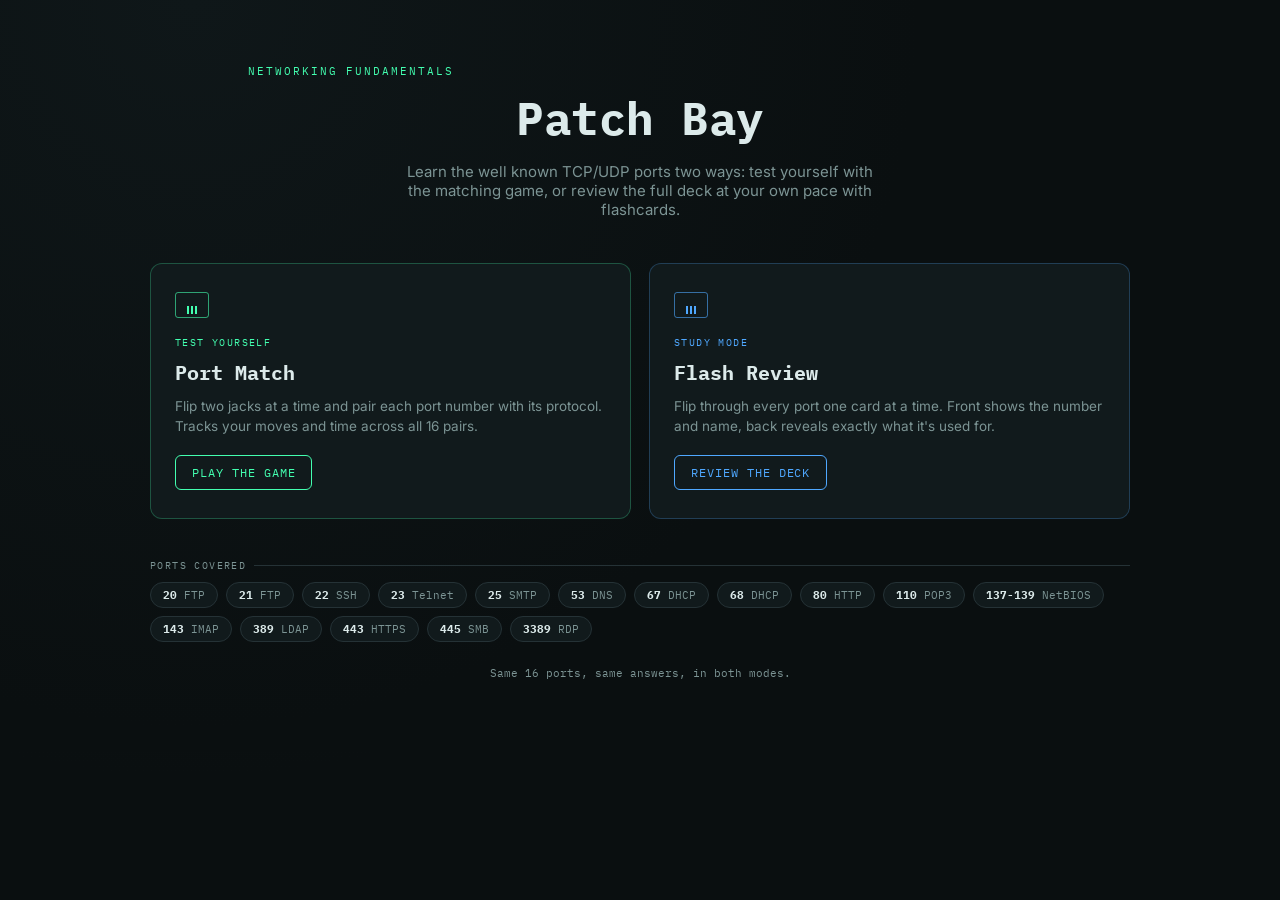
<file: index.html>
<!DOCTYPE html>
<html lang="en">
<head>
<meta charset="UTF-8">
<meta name="viewport" content="width=device-width, initial-scale=1.0">
<title>Patch Bay &mdash; Networking Ports</title>
<link rel="stylesheet" href="styles.css">
<style>
.hero{
  text-align:center;
  padding:36px 12px 8px;
  border-bottom:none;
}
.hero .eyebrow{
  font-family:var(--mono);
  font-size:11px;
  letter-spacing:.18em;
  color:var(--accent-green);
  text-transform:uppercase;
  margin:0 0 10px;
}
.hero h1{
  font-family:var(--mono);
  font-size:clamp(30px,6vw,46px);
  margin:0 0 14px;
  letter-spacing:-0.01em;
}
.hero p{
  color:var(--text-dim);
  font-size:15px;
  max-width:54ch;
  margin:0 auto;
}

.mode-grid{
  display:grid;
  grid-template-columns:1fr 1fr;
  gap:18px;
  margin:36px 0 8px;
}
@media (max-width:640px){
  .mode-grid{ grid-template-columns:1fr; }
}

.mode-card{
  background:var(--panel);
  border:1px solid var(--line);
  border-radius:12px;
  padding:28px 24px;
  display:flex;
  flex-direction:column;
  gap:10px;
  text-decoration:none;
  color:var(--text);
  transition:border-color .15s ease, transform .15s ease;
}
.mode-card:hover{ transform:translateY(-2px); }

.mode-card.game{ border-color:rgba(67,255,176,0.25); }
.mode-card.game:hover{ border-color:var(--accent-green); }
.mode-card.game .jack{ border-color:rgba(67,255,176,0.6); }
.mode-card.game .jack span{ background:var(--accent-green); }
.mode-card.game .mode-tag{ color:var(--accent-green); }

.mode-card.review{ border-color:rgba(79,168,255,0.25); }
.mode-card.review:hover{ border-color:var(--accent-blue); }
.mode-card.review .jack{ border-color:rgba(79,168,255,0.6); }
.mode-card.review .jack span{ background:var(--accent-blue); }
.mode-card.review .mode-tag{ color:var(--accent-blue); }

.mode-tag{
  font-family:var(--mono);
  font-size:10px;
  letter-spacing:.14em;
  text-transform:uppercase;
}
.mode-card h2{
  font-family:var(--mono);
  font-size:20px;
  margin:0;
}
.mode-card p{
  color:var(--text-dim);
  font-size:13.5px;
  line-height:1.5;
  margin:0;
}
.mode-card .btn{ margin-top:8px; align-self:flex-start; }

.port-list{
  margin-top:40px;
}
.port-chip-row{
  display:flex;
  flex-wrap:wrap;
  gap:8px;
}
.port-chip{
  font-family:var(--mono);
  font-size:11px;
  color:var(--text-dim);
  background:var(--panel);
  border:1px solid var(--line);
  border-radius:999px;
  padding:5px 12px;
}
.port-chip b{ color:var(--text); }
</style>
</head>
<body>

<div class="wrap">
  <div class="hero">
    <p class="eyebrow">Networking Fundamentals</p>
    <h1>Patch Bay</h1>
    <p>Learn the well known TCP/UDP ports two ways: test yourself with the matching game, or review the full deck at your own pace with flashcards.</p>
  </div>

  <div class="mode-grid">
    <a class="mode-card game" href="game.html">
      <div class="jack"><span></span><span></span><span></span></div>
      <div class="mode-tag">Test yourself</div>
      <h2>Port Match</h2>
      <p>Flip two jacks at a time and pair each port number with its protocol. Tracks your moves and time across all 16 pairs.</p>
      <span class="btn primary">Play the game</span>
    </a>

    <a class="mode-card review" href="flashcards.html">
      <div class="jack"><span></span><span></span><span></span></div>
      <div class="mode-tag">Study mode</div>
      <h2>Flash Review</h2>
      <p>Flip through every port one card at a time. Front shows the number and name, back reveals exactly what it's used for.</p>
      <span class="btn secondary">Review the deck</span>
    </a>
  </div>

  <div class="port-list">
    <p class="section-label">Ports covered</p>
    <div class="port-chip-row" id="portChips"></div>
  </div>

  <p class="footer-note">Same 16 ports, same answers, in both modes.</p>
</div>

<script src="ports-data.js"></script>
<script>
const portChips = document.getElementById("portChips");
PORTS.forEach(p => {
  const chip = document.createElement("span");
  chip.className = "port-chip";
  chip.innerHTML = "<b>" + p.port + "</b> " + p.label;
  portChips.appendChild(chip);
});
</script>

</body>
</html>
</file>
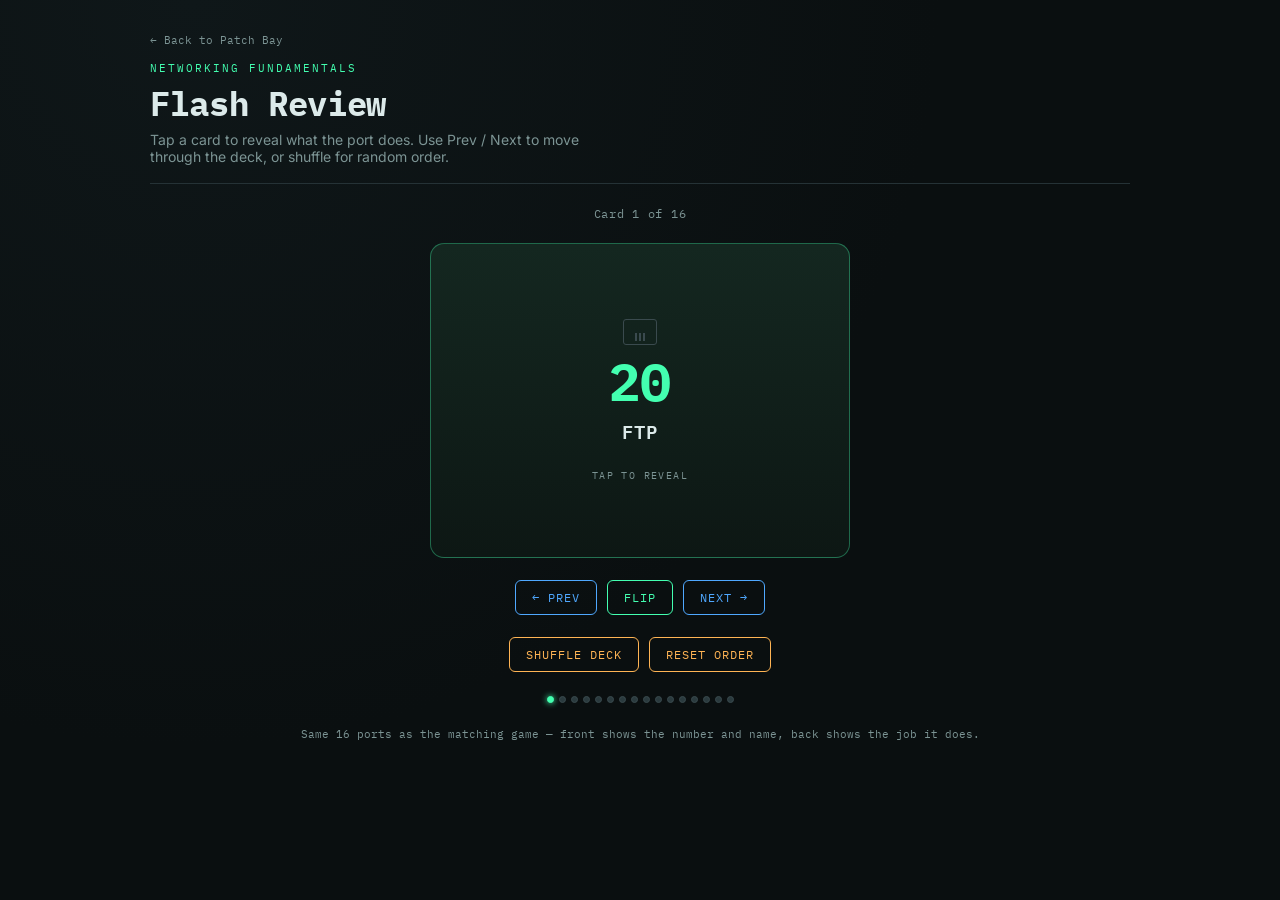
<file: flashcards.html>
<!DOCTYPE html>
<html lang="en">
<head>
<meta charset="UTF-8">
<meta name="viewport" content="width=device-width, initial-scale=1.0">
<title>Flash Review &mdash; Patch Bay</title>
<link rel="stylesheet" href="styles.css">
<style>
.back-link{
  font-family:var(--mono);
  font-size:11px;
  color:var(--text-dim);
  text-decoration:none;
  display:inline-flex;
  align-items:center;
  gap:6px;
  margin-bottom:14px;
}
.back-link:hover{ color:var(--accent-blue); }

.stage{
  display:flex;
  flex-direction:column;
  align-items:center;
  gap:22px;
  margin-top:8px;
}

.flash-card{
  width:100%;
  max-width:420px;
  aspect-ratio:4/3;
  perspective:1400px;
  cursor:pointer;
}

.flash-inner{
  position:relative;
  width:100%;
  height:100%;
  transform-style:preserve-3d;
  transition:transform .5s cubic-bezier(.2,.7,.3,1);
}
.flash-card.flipped .flash-inner{
  transform:rotateY(180deg);
}

.flash-face{
  position:absolute;
  inset:0;
  border-radius:14px;
  backface-visibility:hidden;
  display:flex;
  flex-direction:column;
  align-items:center;
  justify-content:center;
  padding:28px;
  border:1px solid var(--line);
  text-align:center;
}

.flash-front{
  background: linear-gradient(180deg, #142720, #0D1714);
  border-color: rgba(67,255,176,0.35);
}

.flash-back{
  background: linear-gradient(180deg, #10212D, #0B161F);
  border-color: rgba(79,168,255,0.4);
  transform:rotateY(180deg);
}

.flash-front .port-number{
  font-family:var(--mono);
  font-weight:700;
  font-size:clamp(34px,8vw,52px);
  color:var(--accent-green);
  line-height:1.1;
}
.flash-front .port-name{
  font-family:var(--mono);
  font-weight:600;
  font-size:clamp(15px,3vw,19px);
  color:var(--text);
  letter-spacing:.06em;
  margin-top:6px;
}
.flash-front .hint{
  font-family:var(--mono);
  font-size:10px;
  color:var(--text-dim);
  letter-spacing:.14em;
  text-transform:uppercase;
  margin-top:22px;
}

.flash-back .protocol-tag{
  font-family:var(--mono);
  font-size:10px;
  color:var(--accent-blue);
  letter-spacing:.1em;
  text-transform:uppercase;
  margin-bottom:10px;
}
.flash-back .protocol-name{
  font-family:var(--mono);
  font-weight:600;
  font-size:clamp(16px,3.4vw,20px);
  color:var(--text);
  margin-bottom:14px;
}
.flash-back .purpose-text{
  font-family:var(--sans);
  font-size:14px;
  line-height:1.45;
  color:var(--text);
  max-width:34ch;
}

.controls{
  display:flex;
  align-items:center;
  gap:10px;
  flex-wrap:wrap;
  justify-content:center;
}

.progress{
  font-family:var(--mono);
  font-size:12px;
  color:var(--text-dim);
  letter-spacing:.06em;
}

.deck-strip{
  display:flex;
  gap:5px;
  margin-top:2px;
  flex-wrap:wrap;
  justify-content:center;
  max-width:420px;
}
.deck-dot{
  width:7px;
  height:7px;
  border-radius:50%;
  background:#2A3A3E;
  border:1px solid #3A4A4E;
}
.deck-dot.seen{ background:var(--accent-blue); border-color:var(--accent-blue); }
.deck-dot.current{ background:var(--accent-green); border-color:var(--accent-green); box-shadow:0 0 6px var(--accent-green); }
</style>
</head>
<body>

<div class="wrap">
  <a class="back-link" href="index.html">&larr; Back to Patch Bay</a>
  <div class="header">
    <div class="title-block">
      <p class="eyebrow">Networking Fundamentals</p>
      <h1>Flash Review</h1>
      <p>Tap a card to reveal what the port does. Use Prev / Next to move through the deck, or shuffle for random order.</p>
    </div>
  </div>

  <div class="stage">
    <div class="progress" id="progress">Card 1 of 16</div>

    <div class="flash-card" id="flashCard" tabindex="0" role="button" aria-label="Flashcard, tap to flip">
      <div class="flash-inner">
        <div class="flash-face flash-front">
          <div class="jack"><span></span><span></span><span></span></div>
          <div class="port-number" id="frontPort">22</div>
          <div class="port-name" id="frontLabel">SSH</div>
          <div class="hint">Tap to reveal</div>
        </div>
        <div class="flash-face flash-back">
          <div class="protocol-tag" id="backTag">Port 22</div>
          <div class="protocol-name" id="backProtocol">Secure Shell</div>
          <div class="purpose-text" id="backPurpose">&hellip;</div>
        </div>
      </div>
    </div>

    <div class="controls">
      <button class="btn secondary" id="prevBtn">&larr; Prev</button>
      <button class="btn primary" id="flipBtn">Flip</button>
      <button class="btn secondary" id="nextBtn">Next &rarr;</button>
    </div>
    <div class="controls">
      <button class="btn" id="shuffleBtn">Shuffle deck</button>
      <button class="btn" id="resetBtn">Reset order</button>
    </div>

    <div class="deck-strip" id="deckStrip"></div>
  </div>

  <p class="footer-note">Same 16 ports as the matching game &mdash; front shows the number and name, back shows the job it does.</p>
</div>

<script src="ports-data.js"></script>
<script>
let order = PORTS.map((_, i) => i);
let currentIndex = 0;
let seen = new Set();

const flashCard = document.getElementById("flashCard");
const frontPort = document.getElementById("frontPort");
const frontLabel = document.getElementById("frontLabel");
const backTag = document.getElementById("backTag");
const backProtocol = document.getElementById("backProtocol");
const backPurpose = document.getElementById("backPurpose");
const progress = document.getElementById("progress");
const deckStrip = document.getElementById("deckStrip");

function shuffle(arr){
  for(let i = arr.length - 1; i > 0; i--){
    const j = Math.floor(Math.random() * (i + 1));
    [arr[i], arr[j]] = [arr[j], arr[i]];
  }
  return arr;
}

function renderDots(){
  deckStrip.innerHTML = "";
  order.forEach((_, i) => {
    const dot = document.createElement("div");
    dot.className = "deck-dot";
    if(i === currentIndex) dot.classList.add("current");
    else if(seen.has(i)) dot.classList.add("seen");
    deckStrip.appendChild(dot);
  });
}

function render(){
  const port = PORTS[order[currentIndex]];
  frontPort.textContent = port.port;
  frontLabel.textContent = port.label;
  backTag.textContent = "Port " + port.port;
  backProtocol.textContent = port.protocol;
  backPurpose.textContent = port.purpose;
  flashCard.classList.remove("flipped");
  progress.textContent = "Card " + (currentIndex + 1) + " of " + order.length;
  renderDots();
}

function flip(){
  flashCard.classList.toggle("flipped");
  seen.add(currentIndex);
  renderDots();
}

function next(){
  currentIndex = (currentIndex + 1) % order.length;
  render();
}

function prev(){
  currentIndex = (currentIndex - 1 + order.length) % order.length;
  render();
}

flashCard.addEventListener("click", flip);
flashCard.addEventListener("keydown", (e) => {
  if(e.key === "Enter" || e.key === " "){
    e.preventDefault();
    flip();
  }
});

document.getElementById("flipBtn").addEventListener("click", flip);
document.getElementById("nextBtn").addEventListener("click", next);
document.getElementById("prevBtn").addEventListener("click", prev);
document.getElementById("shuffleBtn").addEventListener("click", () => {
  shuffle(order);
  currentIndex = 0;
  seen = new Set();
  render();
});
document.getElementById("resetBtn").addEventListener("click", () => {
  order = PORTS.map((_, i) => i);
  currentIndex = 0;
  seen = new Set();
  render();
});

document.addEventListener("keydown", (e) => {
  if(e.key === "ArrowRight") next();
  if(e.key === "ArrowLeft") prev();
});

render();
</script>

</body>
</html>
</file>
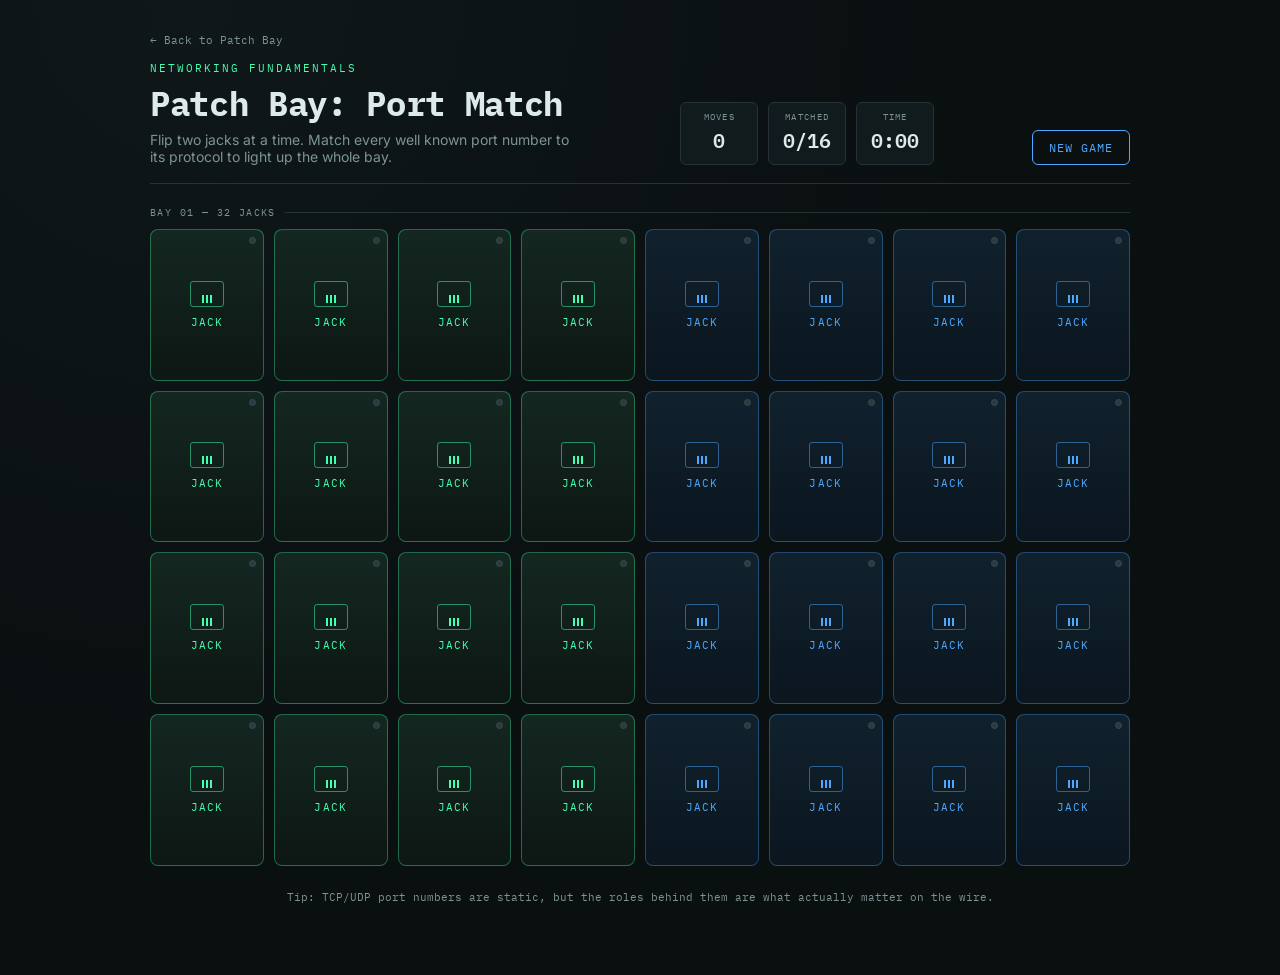
<file: game.html>
<!DOCTYPE html>
<html lang="en">
<head>
<meta charset="UTF-8">
<meta name="viewport" content="width=device-width, initial-scale=1.0">
<title>Port Match &mdash; Patch Bay</title>
<link rel="stylesheet" href="styles.css">
<style>
.grid{
  display:grid;
  grid-template-columns:repeat(8, 1fr);
  gap:10px;
  perspective:1000px;
}

.card{
  aspect-ratio:3/4;
  position:relative;
  cursor:pointer;
}
.card.matched{ cursor:default; }

.card-inner{
  position:relative;
  width:100%;
  height:100%;
  transform-style:preserve-3d;
  transition:transform .45s cubic-bezier(.2,.7,.3,1);
}
.card.flipped .card-inner,
.card.matched .card-inner{
  transform:rotateY(180deg);
}

.face{
  position:absolute;
  inset:0;
  border-radius:8px;
  backface-visibility:hidden;
  display:flex;
  flex-direction:column;
  align-items:center;
  justify-content:center;
  padding:6px;
  border:1px solid var(--line);
}

.face-front{
  background: linear-gradient(180deg, var(--panel-2), var(--panel));
}

.card.type-port .face-front{
  background: linear-gradient(180deg, #142720, #0D1714);
  border-color: rgba(67,255,176,0.35);
}
.card.type-port .face-front .qmark{ color: var(--accent-green); }
.card.type-port .face-front .jack{ border-color: rgba(67,255,176,0.5); }
.card.type-port .face-front .jack span{ background: var(--accent-green); }

.card.type-desc .face-front{
  background: linear-gradient(180deg, #10212D, #0B161F);
  border-color: rgba(79,168,255,0.35);
}
.card.type-desc .face-front .qmark{ color: var(--accent-blue); }
.card.type-desc .face-front .jack{ border-color: rgba(79,168,255,0.5); }
.card.type-desc .face-front .jack span{ background: var(--accent-blue); }

.face-front .qmark{
  font-family:var(--mono);
  font-size:11px;
  color:var(--text-dim);
  letter-spacing:.1em;
}

.led{
  position:absolute;
  top:7px;
  right:7px;
  width:7px;
  height:7px;
  border-radius:50%;
  background:#2A3A3E;
  border:1px solid #3A4A4E;
  transition:background .2s ease, box-shadow .2s ease;
}
.card.flipped .led{
  background:var(--accent-amber);
  box-shadow:0 0 6px var(--accent-amber);
}
.card.matched .led{
  background:var(--accent-green);
  box-shadow:0 0 8px var(--accent-green);
}
.card.mismatch .led{
  background:var(--accent-red);
  box-shadow:0 0 6px var(--accent-red);
}

.face-back{
  transform:rotateY(180deg);
  background:linear-gradient(180deg, #142023, #0E1618);
}
.card.matched.type-port .face-back{
  background:linear-gradient(180deg, #0F2620, #0C1E19);
  border-color: rgba(67,255,176,0.35);
}
.card.matched.type-desc .face-back{
  background:linear-gradient(180deg, #0E1D28, #0B1620);
  border-color: rgba(79,168,255,0.4);
}

.port-top{
  display:flex;
  flex-direction:column;
  align-items:center;
  gap:2px;
}

.port-number{
  font-family:var(--mono);
  font-weight:700;
  font-size:clamp(16px,2.8vw,21px);
  color:var(--text);
  line-height:1.1;
}

.port-name{
  font-family:var(--mono);
  font-weight:600;
  font-size:clamp(11px,1.8vw,13px);
  color:var(--text);
  letter-spacing:.04em;
}

.port-protocol{
  font-family:var(--mono);
  font-size:10px;
  color:var(--accent-green);
  letter-spacing:.02em;
  text-align:center;
  margin-top:8px;
  line-height:1.3;
}

.desc-text{
  font-family:var(--sans);
  font-size:9.5px;
  font-weight:500;
  text-align:center;
  line-height:1.25;
  color:var(--text);
}

.grid.compact{ gap:6px; }
.wrap.compact .stat{ padding:6px 10px; min-width:64px; }
.grid.compact .port-number{ font-size:14px; }
.grid.compact .port-name{ font-size:10px; }
.grid.compact .port-protocol{ font-size:8px; }
.grid.compact .desc-text{ font-size:8px; }

.back-link{
  font-family:var(--mono);
  font-size:11px;
  color:var(--text-dim);
  text-decoration:none;
  display:inline-flex;
  align-items:center;
  gap:6px;
  margin-bottom:14px;
}
.back-link:hover{ color:var(--accent-green); }

.overlay{
  position:fixed;
  inset:0;
  background:rgba(6,10,11,0.82);
  display:none;
  align-items:center;
  justify-content:center;
  padding:20px;
  z-index:10;
}
.overlay.show{ display:flex; }

.win-card{
  background:var(--panel);
  border:1px solid var(--accent-green);
  border-radius:10px;
  padding:32px 28px;
  max-width:340px;
  width:100%;
  text-align:center;
  box-shadow:0 0 40px rgba(67,255,176,0.15);
}
.win-card .eyebrow{
  font-family:var(--mono);
  font-size:10px;
  letter-spacing:.16em;
  color:var(--accent-green);
  text-transform:uppercase;
  margin:0 0 10px;
}
.win-card h2{
  font-family:var(--mono);
  margin:0 0 16px;
  font-size:22px;
}
.win-stats{
  display:flex;
  justify-content:center;
  gap:20px;
  margin-bottom:20px;
}
.win-stats div{ text-align:center; }
.win-stats .value{
  font-family:var(--mono);
  font-size:22px;
  color:var(--text);
  font-weight:700;
}
.win-stats .label{
  font-family:var(--mono);
  font-size:9px;
  color:var(--text-dim);
  letter-spacing:.1em;
  text-transform:uppercase;
}
</style>
</head>
<body>

<div class="wrap" id="wrap">
  <a class="back-link" href="index.html">&larr; Back to Patch Bay</a>
  <div class="header">
    <div class="title-block">
      <p class="eyebrow">Networking Fundamentals</p>
      <h1>Patch Bay: Port Match</h1>
      <p>Flip two jacks at a time. Match every well known port number to its protocol to light up the whole bay.</p>
    </div>
    <div class="stats">
      <div class="stat">
        <div class="label">Moves</div>
        <div class="value" id="movesVal">0</div>
      </div>
      <div class="stat">
        <div class="label">Matched</div>
        <div class="value" id="matchesVal">0/16</div>
      </div>
      <div class="stat">
        <div class="label">Time</div>
        <div class="value" id="timeVal">0:00</div>
      </div>
    </div>
  </div>

  <p class="section-label">Bay 01 &mdash; 32 jacks</p>
  <div class="grid" id="grid"></div>

  <p class="footer-note">Tip: TCP/UDP port numbers are static, but the roles behind them are what actually matter on the wire.</p>
</div>

<div class="overlay" id="overlay">
  <div class="win-card">
    <p class="eyebrow">Bay fully patched</p>
    <h2>All 16 ports matched</h2>
    <div class="win-stats">
      <div>
        <div class="value" id="finalMoves">0</div>
        <div class="label">Moves</div>
      </div>
      <div>
        <div class="value" id="finalTime">0:00</div>
        <div class="label">Time</div>
      </div>
    </div>
    <button class="btn primary" id="playAgainBtn">New game</button>
  </div>
</div>

<script src="ports-data.js"></script>
<script>
let deck = [];
let flipped = [];
let matchedCount = 0;
let moves = 0;
let timerInterval = null;
let secondsElapsed = 0;
let boardLocked = false;

const wrap = document.getElementById("wrap");
const grid = document.getElementById("grid");
const movesVal = document.getElementById("movesVal");
const matchesVal = document.getElementById("matchesVal");
const timeVal = document.getElementById("timeVal");
const overlay = document.getElementById("overlay");
const finalMoves = document.getElementById("finalMoves");
const finalTime = document.getElementById("finalTime");

function shuffle(arr){
  for(let i = arr.length - 1; i > 0; i--){
    const j = Math.floor(Math.random() * (i + 1));
    [arr[i], arr[j]] = [arr[j], arr[i]];
  }
  return arr;
}

function formatTime(s){
  const m = Math.floor(s / 60);
  const sec = s % 60;
  return m + ":" + String(sec).padStart(2, "0");
}

function buildDeck(){
  const portCards = [];
  const descCards = [];
  PORTS.forEach((p, idx) => {
    portCards.push({ pairId: idx, type: "port", port: p.port, label: p.label, protocol: p.protocol });
    descCards.push({ pairId: idx, type: "desc", desc: p.purpose, label: p.label });
  });
  shuffle(portCards);
  shuffle(descCards);

  const deck = [];
  const rows = 4;
  const perRow = 4;
  for(let r = 0; r < rows; r++){
    const greenChunk = portCards.slice(r * perRow, r * perRow + perRow);
    const blueChunk = descCards.slice(r * perRow, r * perRow + perRow);
    deck.push(...greenChunk, ...blueChunk);
  }
  return deck;
}

function renderCard(card, index){
  const el = document.createElement("div");
  el.className = "card type-" + card.type;
  el.dataset.index = index;
  el.setAttribute("tabindex", "0");
  el.setAttribute("role", "button");
  el.setAttribute("aria-label", "Face down jack");

  const backContent = card.type === "port"
    ? `<div class="port-top"><span class="port-number">${card.port}</span><span class="port-name">${card.label}</span></div><div class="port-protocol">${card.protocol}</div>`
    : `<div class="desc-text">${card.desc}</div>`;

  el.innerHTML = `
    <div class="card-inner">
      <div class="face face-front">
        <div class="led"></div>
        <div class="jack"><span></span><span></span><span></span></div>
        <div class="qmark">JACK</div>
      </div>
      <div class="face face-back">
        <div class="led"></div>
        ${backContent}
      </div>
    </div>
  `;

  el.addEventListener("click", () => handleCardClick(index));
  el.addEventListener("keydown", (e) => {
    if(e.key === "Enter" || e.key === " "){
      e.preventDefault();
      handleCardClick(index);
    }
  });

  return el;
}

function startTimerIfNeeded(){
  if(timerInterval) return;
  timerInterval = setInterval(() => {
    secondsElapsed++;
    timeVal.textContent = formatTime(secondsElapsed);
  }, 1000);
}

function handleCardClick(index){
  if(boardLocked) return;
  const cardEl = grid.children[index];
  if(cardEl.classList.contains("flipped") || cardEl.classList.contains("matched")) return;
  if(flipped.length === 2) return;

  startTimerIfNeeded();
  cardEl.classList.add("flipped");
  cardEl.setAttribute("aria-label", "Face up jack");
  flipped.push(index);

  if(flipped.length === 2){
    moves++;
    movesVal.textContent = moves;
    boardLocked = true;

    const [i1, i2] = flipped;
    const c1 = deck[i1];
    const c2 = deck[i2];
    const isMatch = c1.pairId === c2.pairId && c1.type !== c2.type;

    if(isMatch){
      setTimeout(() => {
        grid.children[i1].classList.add("matched");
        grid.children[i2].classList.add("matched");
        grid.children[i1].setAttribute("aria-label", "Matched jack");
        grid.children[i2].setAttribute("aria-label", "Matched jack");
        matchedCount++;
        matchesVal.textContent = matchedCount + "/16";
        flipped = [];
        boardLocked = false;
        if(matchedCount === 16){
          clearInterval(timerInterval);
          timerInterval = null;
          finalMoves.textContent = moves;
          finalTime.textContent = formatTime(secondsElapsed);
          setTimeout(() => overlay.classList.add("show"), 500);
        }
      }, 400);
    } else {
      grid.children[i1].classList.add("mismatch");
      grid.children[i2].classList.add("mismatch");
      setTimeout(() => {
        grid.children[i1].classList.remove("flipped", "mismatch");
        grid.children[i2].classList.remove("flipped", "mismatch");
        grid.children[i1].setAttribute("aria-label", "Face down jack");
        grid.children[i2].setAttribute("aria-label", "Face down jack");
        flipped = [];
        boardLocked = false;
      }, 900);
    }
  }
}

function newGame(){
  clearInterval(timerInterval);
  timerInterval = null;
  secondsElapsed = 0;
  moves = 0;
  matchedCount = 0;
  flipped = [];
  boardLocked = false;

  movesVal.textContent = "0";
  matchesVal.textContent = "0/16";
  timeVal.textContent = "0:00";
  overlay.classList.remove("show");

  deck = buildDeck();
  grid.innerHTML = "";
  deck.forEach((card, idx) => {
    grid.appendChild(renderCard(card, idx));
  });
}

document.getElementById("playAgainBtn").addEventListener("click", newGame);

const headerBtn = document.createElement("button");
headerBtn.className = "btn secondary";
headerBtn.textContent = "New game";
headerBtn.addEventListener("click", newGame);
document.querySelector(".stats").after(headerBtn);

function updateGridColumns(){
  const width = grid.getBoundingClientRect().width || window.innerWidth;
  const isCompact = width < 560;
  const cols = isCompact ? 4 : 8;
  grid.style.gridTemplateColumns = "repeat(" + cols + ", 1fr)";
  grid.classList.toggle("compact", isCompact);
  wrap.classList.toggle("compact", isCompact);
}

if(window.ResizeObserver){
  new ResizeObserver(updateGridColumns).observe(wrap);
} else {
  window.addEventListener("resize", updateGridColumns);
}
updateGridColumns();

newGame();
</script>

</body>
</html>
</file>
<file: styles.css>
@import url('https://fonts.googleapis.com/css2?family=IBM+Plex+Mono:wght@400;500;600;700&family=Inter:wght@400;500;600&display=swap');

:root{
  --bg: #0A0F10;
  --panel: #111A1C;
  --panel-2: #172224;
  --line: #253236;
  --text: #DCEAEA;
  --text-dim: #7C9494;
  --accent-green: #43FFB0;
  --accent-blue: #4FA8FF;
  --accent-amber: #FFB454;
  --accent-red: #FF6B5E;
  --mono: 'IBM Plex Mono', ui-monospace, SFMono-Regular, Menlo, monospace;
  --sans: 'Inter', system-ui, -apple-system, sans-serif;
}

*{box-sizing:border-box;}

html, body{
  margin:0;
  min-height:100%;
  background: radial-gradient(circle at 15% 0%, #0F1719 0%, var(--bg) 55%);
  color:var(--text);
  font-family:var(--sans);
}

body{
  padding:28px 18px 60px;
}

.wrap{
  max-width:980px;
  margin:0 auto;
}

.header{
  display:flex;
  justify-content:space-between;
  align-items:flex-end;
  flex-wrap:wrap;
  gap:16px;
  margin-bottom:22px;
  border-bottom:1px solid var(--line);
  padding-bottom:18px;
}

.title-block .eyebrow{
  font-family:var(--mono);
  font-size:11px;
  letter-spacing:.18em;
  color:var(--accent-green);
  text-transform:uppercase;
  margin:0 0 6px;
}

.title-block h1{
  font-family:var(--mono);
  font-size:clamp(24px,4vw,34px);
  margin:0 0 6px;
  letter-spacing:-0.01em;
}

.title-block p{
  margin:0;
  color:var(--text-dim);
  font-size:14px;
  max-width:48ch;
}

.stats{
  display:flex;
  gap:10px;
  align-items:stretch;
  flex-wrap:wrap;
}

.stat{
  background:var(--panel);
  border:1px solid var(--line);
  border-radius:6px;
  padding:8px 14px;
  min-width:78px;
  text-align:center;
}

.stat .label{
  font-family:var(--mono);
  font-size:9px;
  letter-spacing:.14em;
  color:var(--text-dim);
  text-transform:uppercase;
}

.stat .value{
  font-family:var(--mono);
  font-size:20px;
  font-weight:600;
  color:var(--text);
  margin-top:2px;
}

.btn{
  font-family:var(--mono);
  font-size:12px;
  letter-spacing:.08em;
  text-transform:uppercase;
  background:transparent;
  border:1px solid var(--accent-amber);
  color:var(--accent-amber);
  border-radius:6px;
  padding:9px 16px;
  cursor:pointer;
  transition:background .15s ease, color .15s ease;
  text-decoration:none;
  display:inline-flex;
  align-items:center;
  justify-content:center;
  gap:6px;
}
.btn:hover{ background:var(--accent-amber); color:#0A0F10; }
.btn:focus-visible{ outline:2px solid var(--accent-green); outline-offset:2px; }

.btn.primary{ border-color:var(--accent-green); color:var(--accent-green); }
.btn.primary:hover{ background:var(--accent-green); color:#0A0F10; }

.btn.secondary{ border-color:var(--accent-blue); color:var(--accent-blue); }
.btn.secondary:hover{ background:var(--accent-blue); color:#0A0F10; }

.btn[disabled]{ opacity:0.4; cursor:not-allowed; }
.btn[disabled]:hover{ background:transparent; color:var(--accent-amber); }

.section-label{
  font-family:var(--mono);
  font-size:10px;
  color:var(--text-dim);
  letter-spacing:.14em;
  text-transform:uppercase;
  margin:0 0 10px;
  display:flex;
  align-items:center;
  gap:8px;
}
.section-label::after{
  content:"";
  flex:1;
  height:1px;
  background:var(--line);
}

.footer-note{
  margin-top:24px;
  font-family:var(--mono);
  font-size:11px;
  color:var(--text-dim);
  text-align:center;
}

.jack{
  width:34px;
  height:26px;
  border:1.5px solid #3A4A4E;
  border-radius:3px;
  display:flex;
  align-items:flex-end;
  justify-content:center;
  gap:2px;
  padding-bottom:3px;
  margin-bottom:8px;
}
.jack span{
  width:2px;
  height:8px;
  background:#3A4A4E;
}

@media (prefers-reduced-motion: reduce){
  *{ transition:none !important; animation:none !important; }
}
</file>
